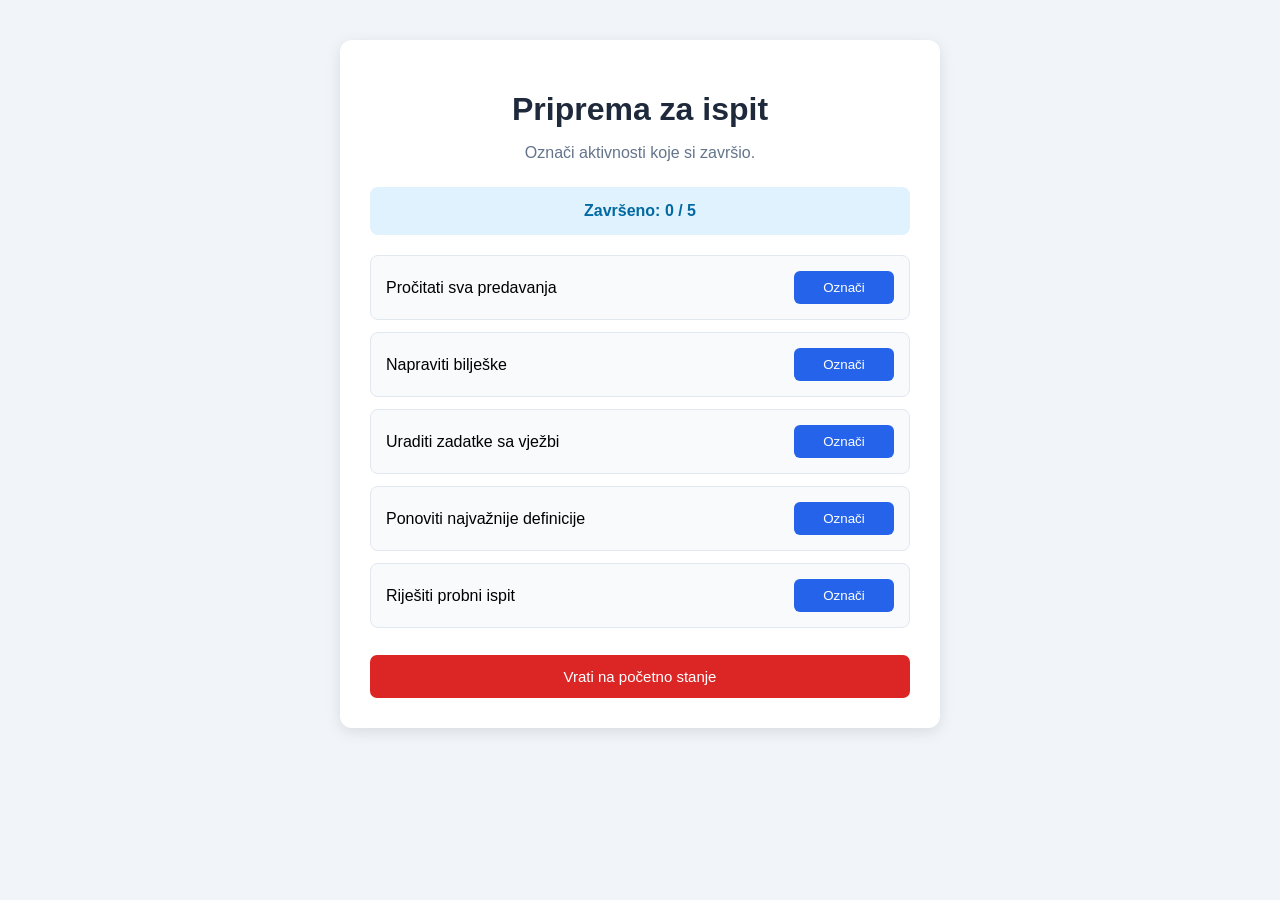
<file: Zadatak1_Lista/index.html>
<!DOCTYPE html>
<html lang="bs">

<head>
    <meta charset="UTF-8">
    <meta name="viewport" content="width=device-width, initial-scale=1.0">

    <title>Kontrolna lista</title>

    <!-- Povezivanje CSS datoteke -->
    <link rel="stylesheet" href="style.css">

    <!-- Povezivanje JavaScript datoteke -->
    <script src="script.js" defer></script>
</head>

<body>

    <div class="container">

        <h1>Priprema za ispit</h1>

        <p class="opis">
            Označi aktivnosti koje si završio.
        </p>

        <!-- Broj završenih i ukupan broj stavki -->
        <div class="statistika">
            <span id="brojac">Završeno: 0 / 5</span>
        </div>

        <!-- Kontrolna lista -->
        <ul id="lista">

            <li class="stavka">
                <span>Pročitati sva predavanja</span>
                <button class="dugme">Označi</button>
            </li>

            <li class="stavka">
                <span>Napraviti bilješke</span>
                <button class="dugme">Označi</button>
            </li>

            <li class="stavka">
                <span>Uraditi zadatke sa vježbi</span>
                <button class="dugme">Označi</button>
            </li>

            <li class="stavka">
                <span>Ponoviti najvažnije definicije</span>
                <button class="dugme">Označi</button>
            </li>

            <li class="stavka">
                <span>Riješiti probni ispit</span>
                <button class="dugme">Označi</button>
            </li>

        </ul>

        <!-- Dugme za resetovanje -->
        <button id="reset">
            Vrati na početno stanje
        </button>

    </div>

</body>
</html>
</file>
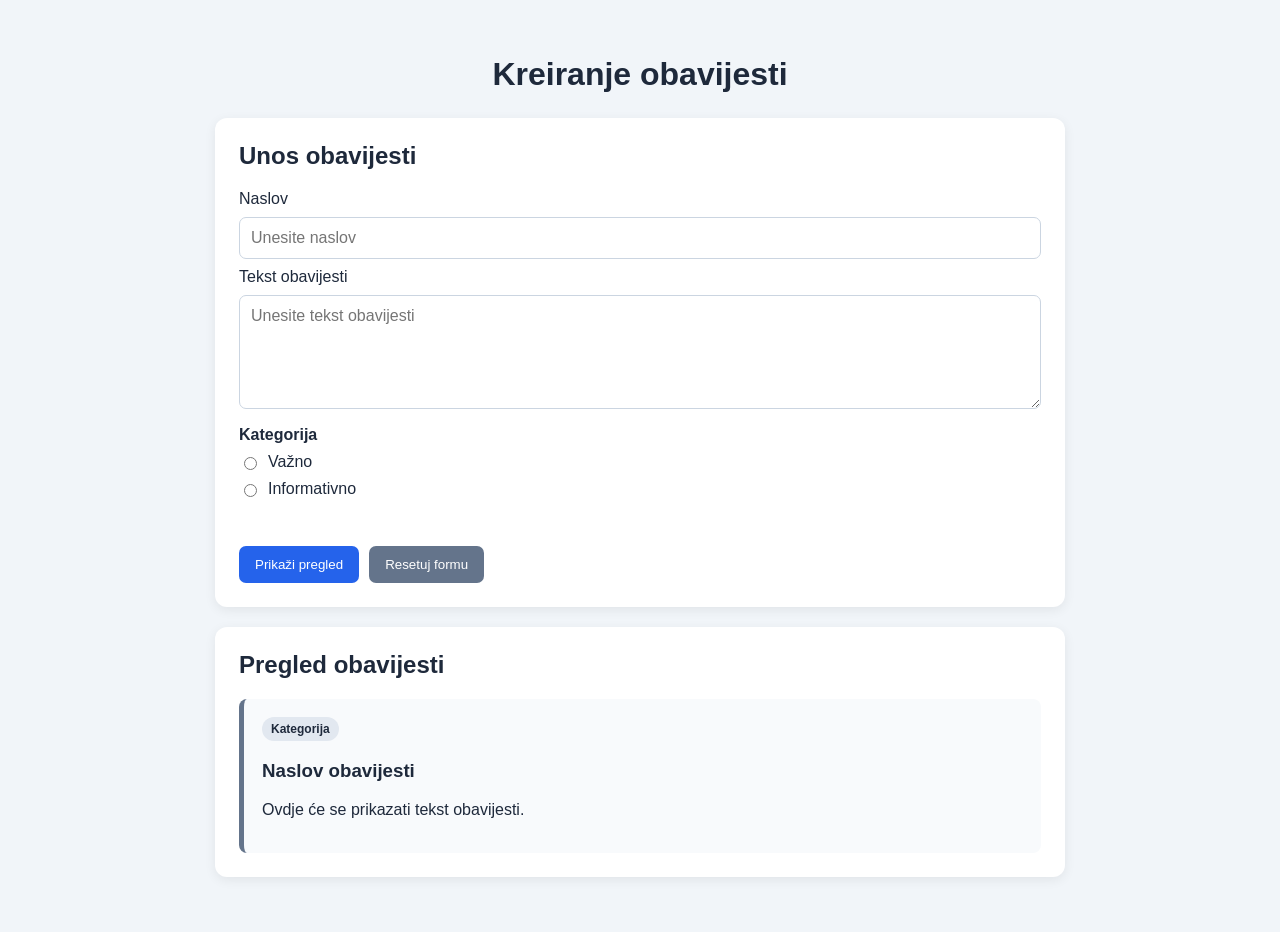
<file: Zadatak2_Obavijest/index.html>
<!DOCTYPE html>
<html lang="bs">
<head>
    <meta charset="UTF-8">
    <meta name="viewport" content="width=device-width, initial-scale=1.0">
    <title>Forma za obavijest</title>
    <link rel="stylesheet" href="style.css">
    <script src="script.js" defer></script>
</head>
<body>
    <main class="container">
        <h1>Kreiranje obavijesti</h1>

        <section class="panel">
            <h2>Unos obavijesti</h2>
            <form id="forma">
                <label for="naslov">Naslov</label>
                <input type="text" id="naslov" placeholder="Unesite naslov">

                <label for="tekst">Tekst obavijesti</label>
                <textarea id="tekst" rows="5" placeholder="Unesite tekst obavijesti"></textarea>

                <p class="label">Kategorija</p>
                <label class="radio-label">
                    <input type="radio" name="kategorija" value="Vazno">
                    Važno
                </label>
                <label class="radio-label">
                    <input type="radio" name="kategorija" value="Informativno">
                    Informativno
                </label>

                <p id="greska" class="greska" aria-live="polite"></p>

                <div class="actions">
                    <button type="button" id="pregledDugme">Prikaži pregled</button>
                    <button type="reset" class="secondary">Resetuj formu</button>
                </div>
            </form>
        </section>

        <section class="panel">
            <h2>Pregled obavijesti</h2>
            <article id="pregled" class="preview">
                <span id="prikazKategorije" class="category">Kategorija</span>
                <h3 id="prikazNaslova">Naslov obavijesti</h3>
                <p id="prikazTeksta">Ovdje će se prikazati tekst obavijesti.</p>
            </article>
        </section>
    </main>
</body>
</html>
</file>
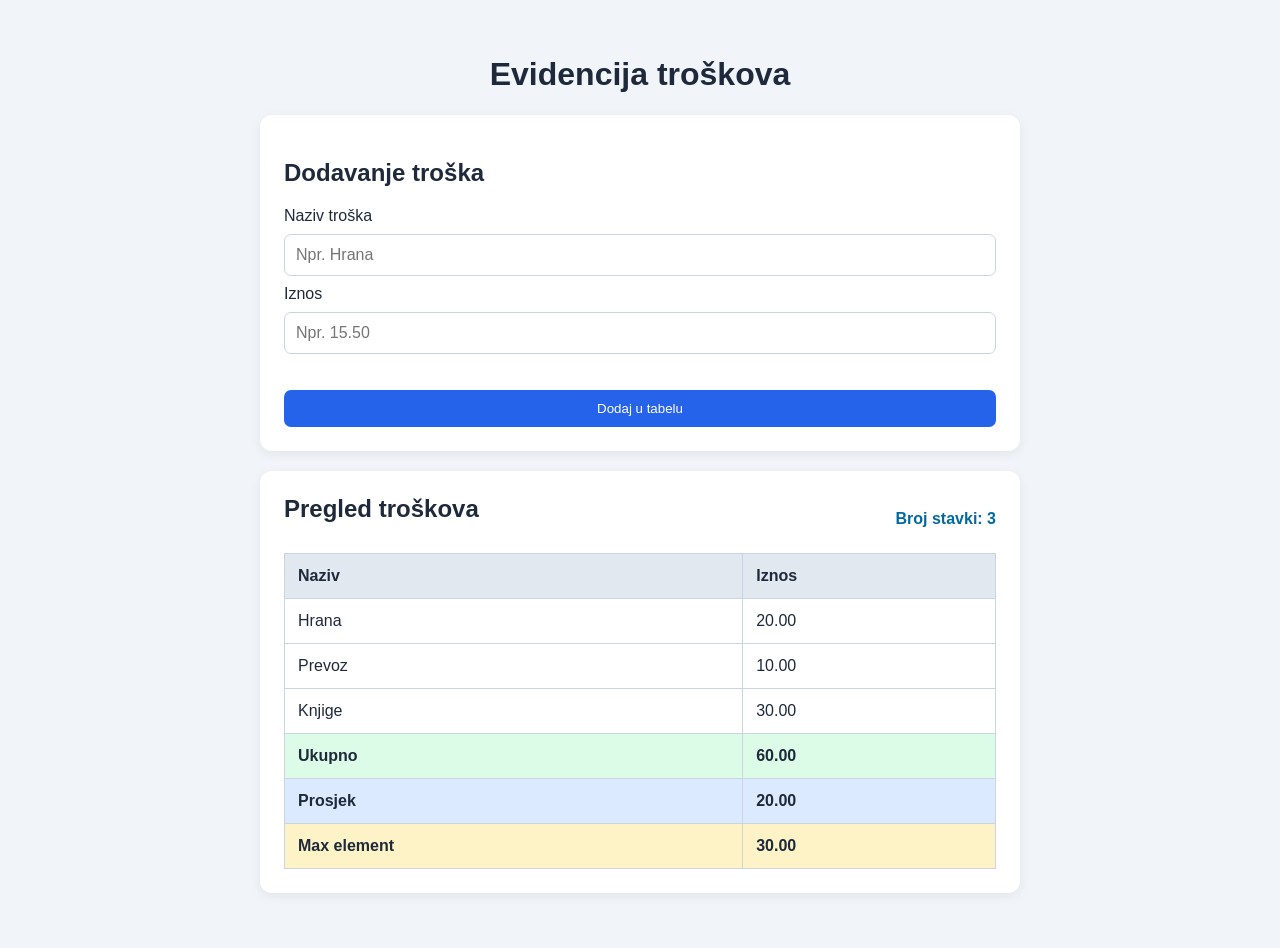
<file: Zadatak3_Evidencija/index.html>
<!DOCTYPE html>
<html lang="bs">
<head>
    <meta charset="UTF-8">
    <meta name="viewport" content="width=device-width, initial-scale=1.0">
    <title>Evidencija troškova</title>
    <link rel="stylesheet" href="style.css">
    <script src="script.js" defer></script>
</head>
<body>
    <main class="container">
        <h1>Evidencija troškova</h1>
        <section class="panel">
            <h2>Dodavanje troška</h2>
            <form id="forma">
                <label for="naziv">Naziv troška</label>
                <input type="text" id="naziv" placeholder="Npr. Hrana">
                <label for="iznos">Iznos</label>
                <input type="number" id="iznos" step="any" placeholder="Npr. 15.50">
                <p id="greska" class="greska" aria-live="polite"></p>
                <button type="submit">Dodaj u tabelu</button>
            </form>
        </section>
        <section class="panel">
            <div class="summary">
                <h2>Pregled troškova</h2>
                <span id="brojStavki">Broj stavki: 3</span>
            </div>
            <div class="table-wrapper">
                <table id="tabela">
                    <thead><tr><th>Naziv</th><th>Iznos</th></tr></thead>
                    <tbody>
                        <tr><td>Hrana</td><td>20.00</td></tr>
                        <tr><td>Prevoz</td><td>10.00</td></tr>
                        <tr><td>Knjige</td><td>30.00</td></tr>
                        <tr id="redZbira"><th>Ukupno</th><th id="zbir">60.00</th></tr>
                        <tr id="redProsjeka"><th>Prosjek</th><th id="prosjek">20.00</th></tr>
                        <tr id="redMax"><th>Max element</th><th id="maxElement">30.00</th></tr>
                    </tbody>
                </table>
            </div>
        </section>
    </main>
</body>
</html>
</file>
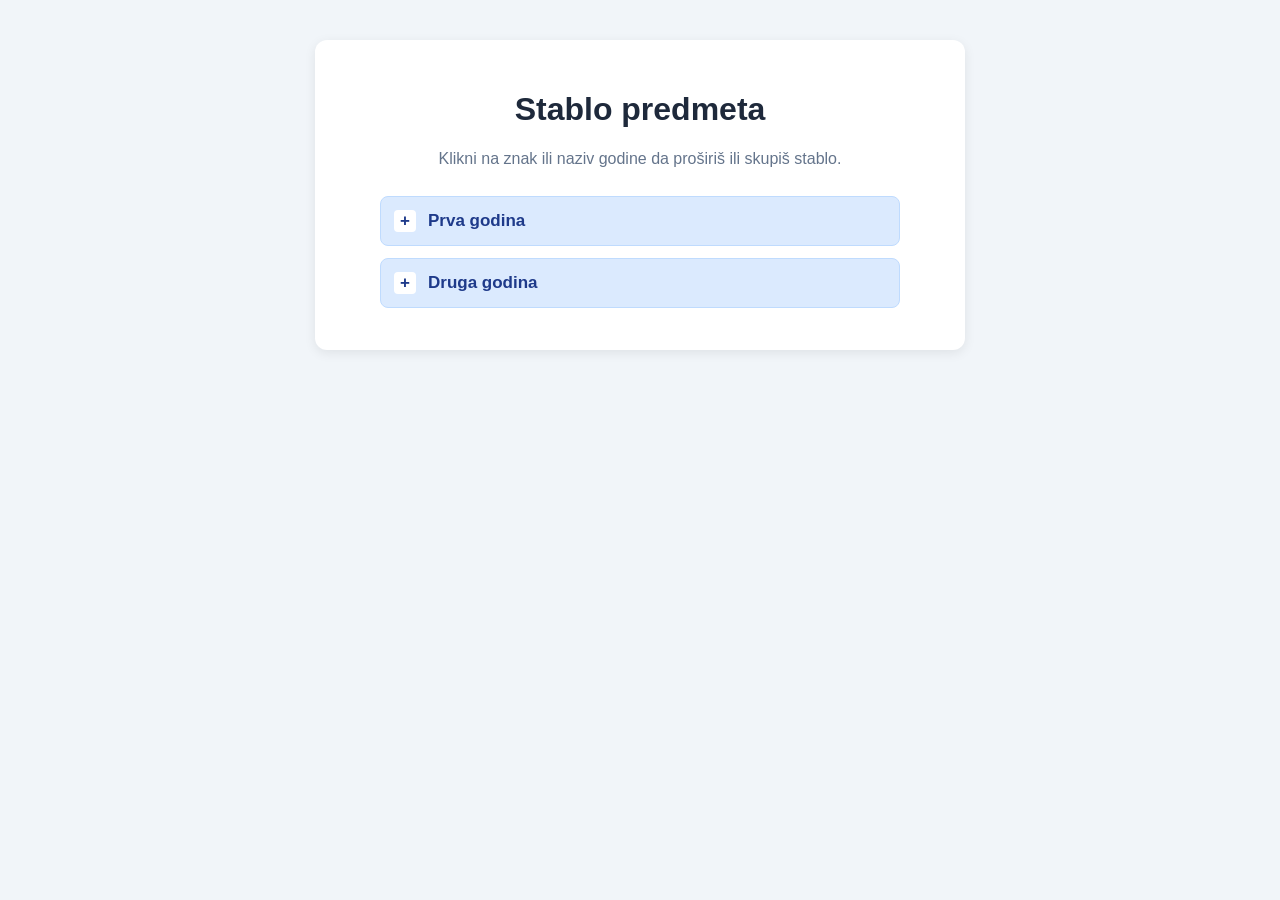
<file: Zadatak4_StabloPredmeta/index.html>
<!DOCTYPE html>
<html lang="bs">
<head>
    <meta charset="UTF-8">
    <meta name="viewport" content="width=device-width, initial-scale=1.0">
    <title>Interaktivno stablo predmeta</title>
    <link rel="stylesheet" href="style.css">
    <script src="script.js" defer></script>
</head>
<body>
    <main class="container">
        <h1>Stablo predmeta</h1>
        <p class="opis">Klikni na znak ili naziv godine da proširiš ili skupiš stablo.</p>

        <section class="tree">
            <div class="year">
                <button class="toggle" type="button" aria-expanded="false"
                        aria-controls="prvaGodina" data-target="prvaGodina">
                    <span class="sign">+</span>
                    <span>Prva godina</span>
                </button>
                <div class="subjects" id="prvaGodina">
                    <div class="subject">IM1 – Inženjerska matematika 1</div>
                    <div class="subject">IM2 – Inženjerska matematika 2</div>
                    <div class="subject">OE – Osnove elektrotehnike</div>
                    <div class="subject">EES – Električni i elektronski sistemi</div>
                </div>
            </div>

            <div class="year">
                <button class="toggle" type="button" aria-expanded="false"
                        aria-controls="drugaGodina" data-target="drugaGodina">
                    <span class="sign">+</span>
                    <span>Druga godina</span>
                </button>
                <div class="subjects" id="drugaGodina">
                    <div class="subject">TP – Tehnike programiranja</div>
                    <div class="subject">ASP – Algoritmi i strukture podataka</div>
                    <div class="subject">OIS – Osnove informacionih sistema</div>
                    <div class="subject">WT – Web tehnologije</div>
                </div>
            </div>
        </section>
    </main>
</body>
</html>
</file>
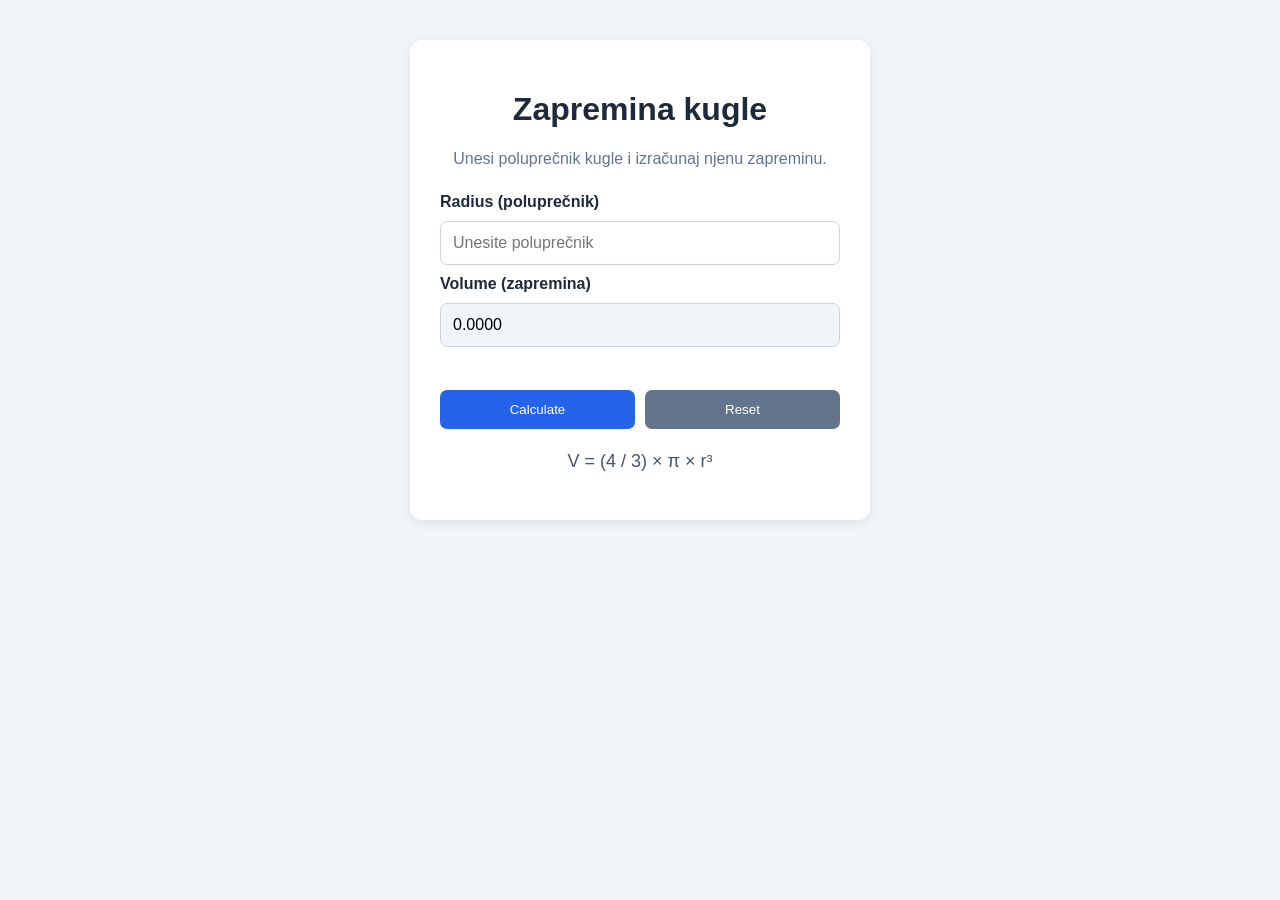
<file: Zadatak5_Kugla/index.html>
<!DOCTYPE html>
<html lang="bs">
<head>
    <meta charset="UTF-8">
    <meta name="viewport" content="width=device-width, initial-scale=1.0">
    <title>Zapremina kugle</title>
    <link rel="stylesheet" href="style.css">
    <script src="script.js" defer></script>
</head>
<body>
    <main class="container">
        <h1>Zapremina kugle</h1>
        <p class="opis">Unesi poluprečnik kugle i izračunaj njenu zapreminu.</p>

        <form id="forma">
            <label for="radius">Radius (poluprečnik)</label>
            <input type="number" id="radius" min="0" step="any"
                   placeholder="Unesite poluprečnik">

            <label for="volume">Volume (zapremina)</label>
            <input type="text" id="volume" value="0.0000" readonly>

            <p id="greska" class="greska" aria-live="polite"></p>

            <div class="actions">
                <button type="submit">Calculate</button>
                <button type="reset" class="secondary">Reset</button>
            </div>
        </form>

        <p class="formula">V = (4 / 3) × π × r³</p>
    </main>
</body>
</html>
</file>
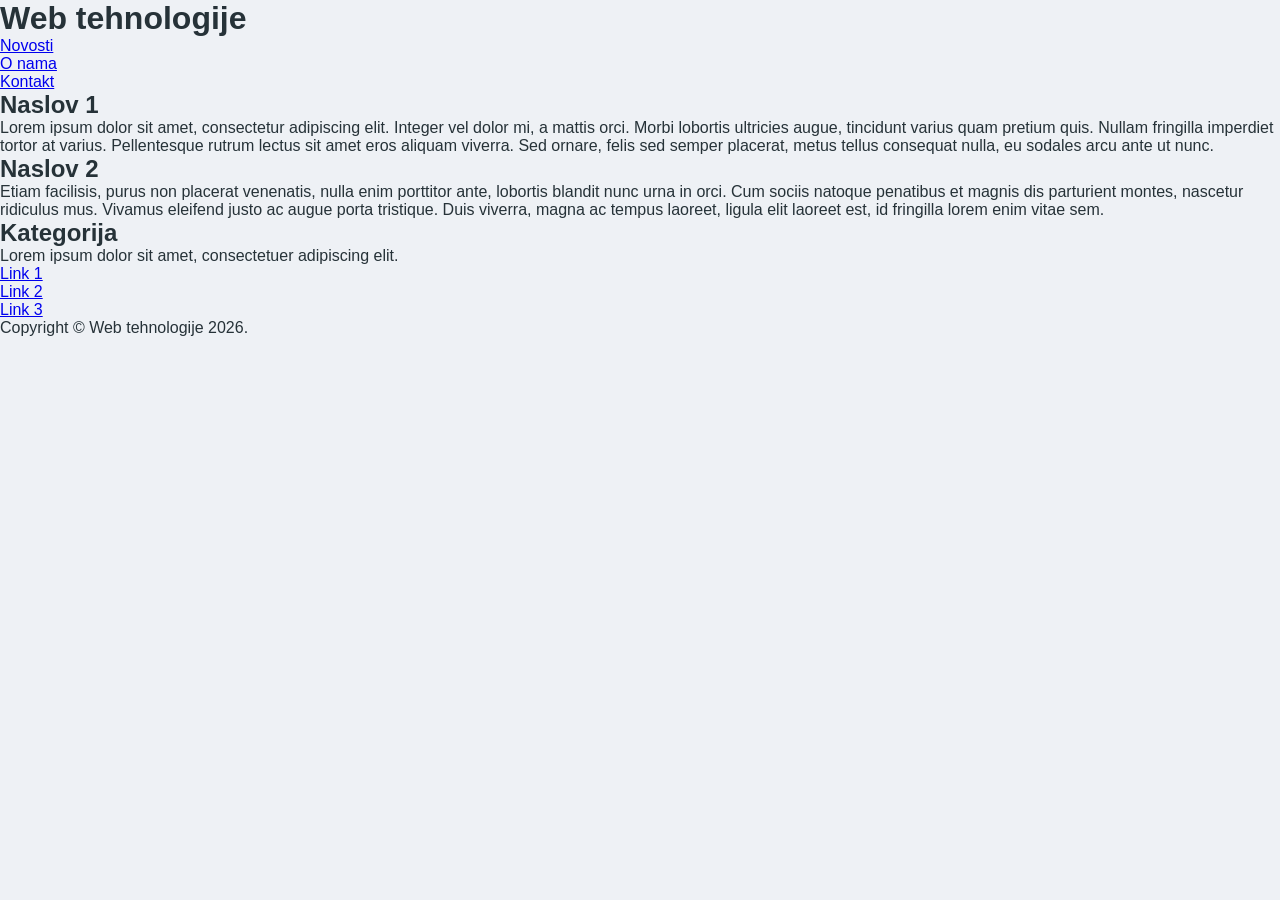
<file: Zadatak1.html>
<!DOCTYPE html>
<html lang="bs">
<head>
    <meta charset="UTF-8">
    <title>Tutorijal 2, Zadatak 1</title>

    <link rel="stylesheet" href="stil1.css">
</head>

<body>

    <div id="okvir">

        <div id="zaglavlje">
            <h1>Web tehnologije</h1>
        </div>

        <div id="meni">
            <ul>
                <li><a href="#">Novosti</a></li>
                <li><a href="#">O nama</a></li>
                <li><a href="#">Kontakt</a></li>
            </ul>
        </div>

        <div id="glavni">
            <h2>Naslov 1</h2>

            <p>
                Lorem ipsum dolor sit amet, consectetur adipiscing elit.
                Integer vel dolor mi, a mattis orci. Morbi lobortis
                ultricies augue, tincidunt varius quam pretium quis.
                Nullam fringilla imperdiet tortor at varius.
                Pellentesque rutrum lectus sit amet eros aliquam viverra.
                Sed ornare, felis sed semper placerat, metus tellus
                consequat nulla, eu sodales arcu ante ut nunc.
            </p>

            <h2>Naslov 2</h2>

            <p>
                Etiam facilisis, purus non placerat venenatis, nulla enim
                porttitor ante, lobortis blandit nunc urna in orci.
                Cum sociis natoque penatibus et magnis dis parturient
                montes, nascetur ridiculus mus. Vivamus eleifend justo
                ac augue porta tristique. Duis viverra, magna ac tempus
                laoreet, ligula elit laoreet est, id fringilla lorem
                enim vitae sem.
            </p>
        </div>

        <div id="desno">
            <h2>Kategorija</h2>

            <p>
                Lorem ipsum dolor sit amet, consectetuer adipiscing elit.
            </p>

            <ul>
                <li><a href="#">Link 1</a></li>
                <li><a href="#">Link 2</a></li>
                <li><a href="#">Link 3</a></li>
            </ul>
        </div>

        <div id="podnozje">
            <p>Copyright &copy; Web tehnologije 2026.</p>
        </div>

    </div>

</body>
</html>
</file>
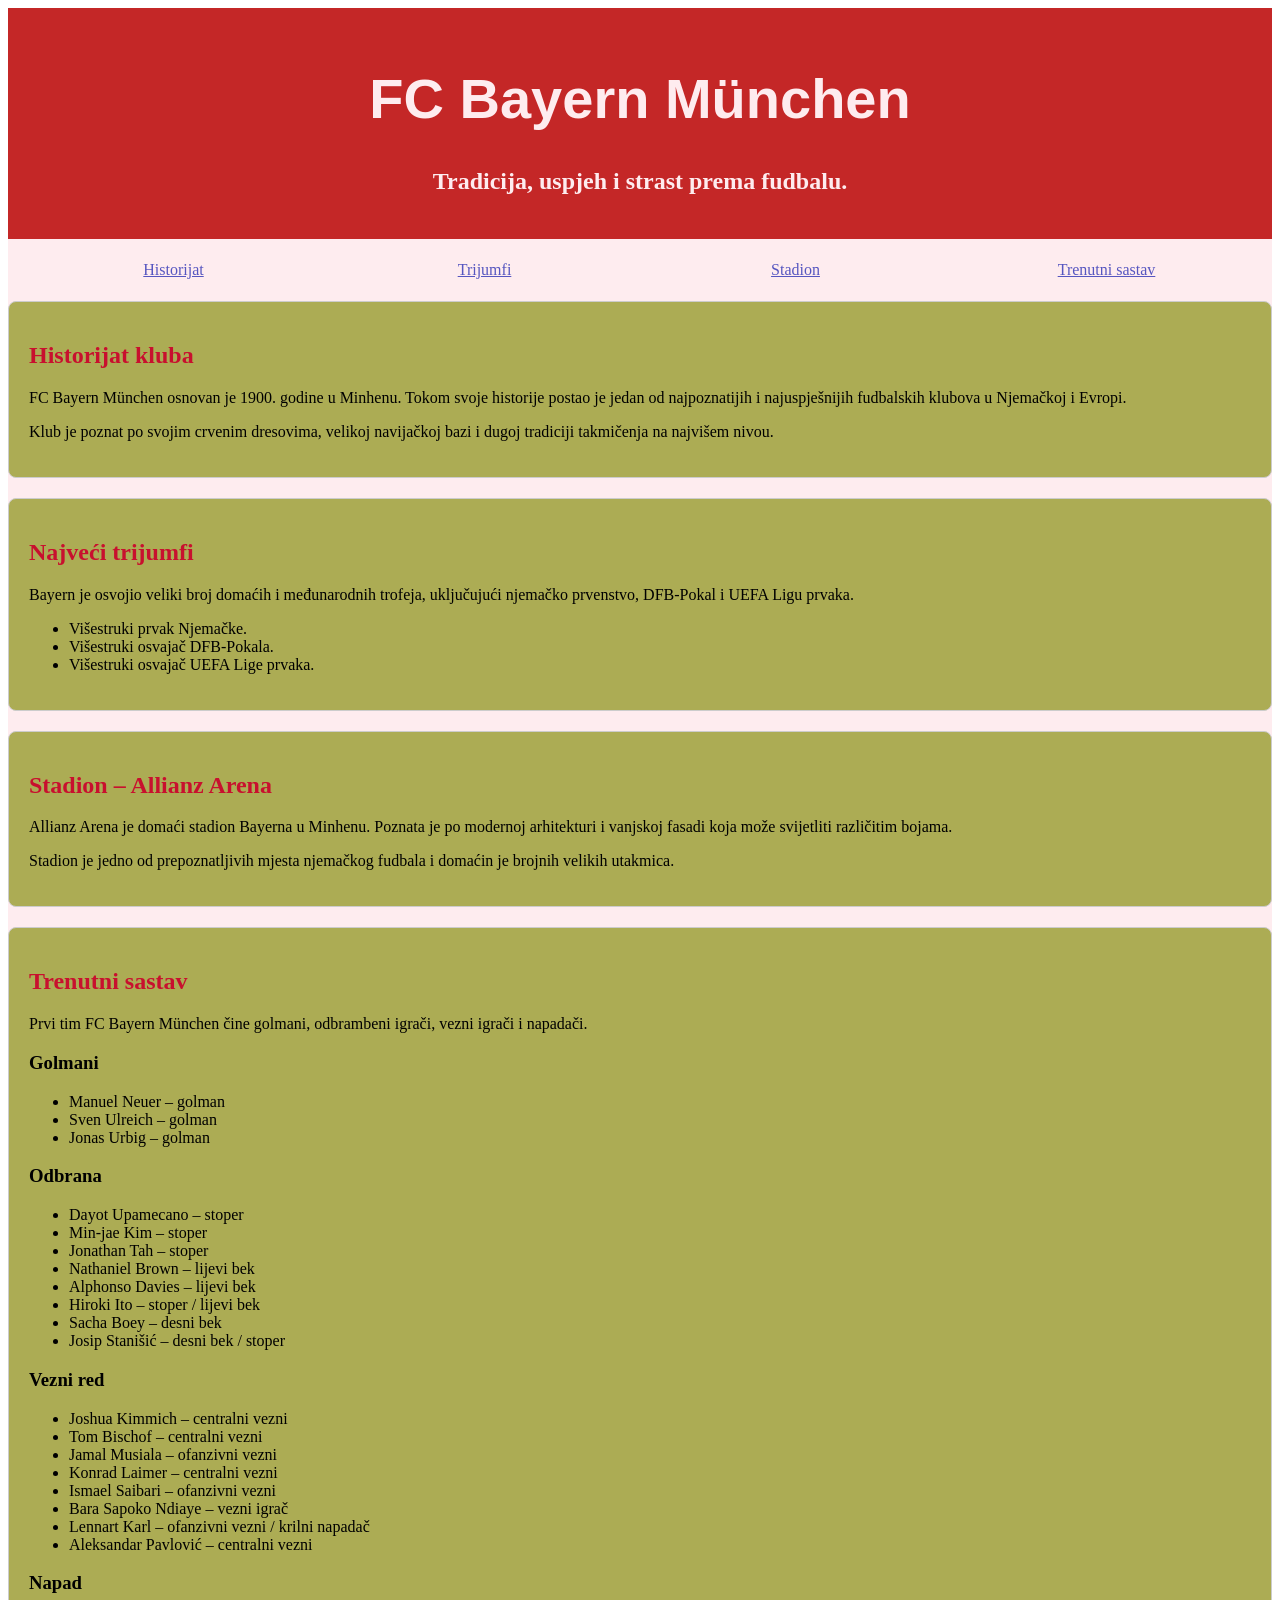
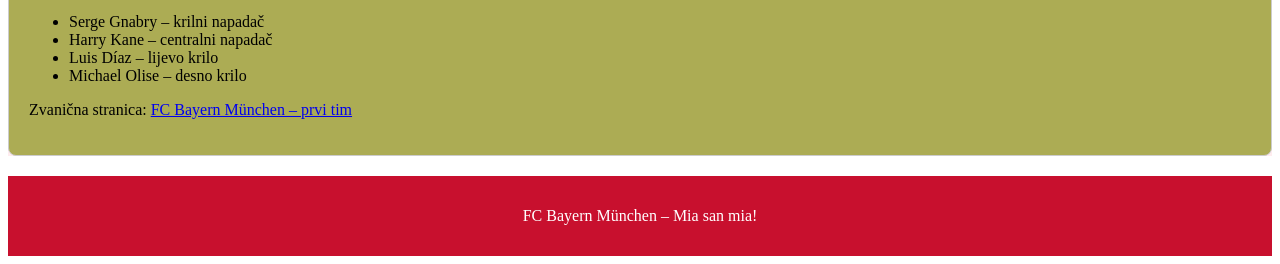
<file: Zadatak2.html>
<!DOCTYPE html>
<html lang="bs">
<head>
    <meta charset="UTF-8">
    <meta name="viewport" content="width=device-width, initial-scale=1.0">

    <link rel="stylesheet" href="stil2.css">

    <title>FC Bayern München</title>
</head>

<body>

    <div id="zaglavlje">
        <h1 id="naslov">FC Bayern München</h1>
        <h2 >Tradicija, uspjeh i strast prema fudbalu.</p>
    </div>

    <div id="meni">
        <ul>
            <li><a class="link" href="#historijat">Historijat</a></li>
            <li><a class="link" href="#trijumfi">Trijumfi</a></li>
            <li><a class="link" href="#stadion">Stadion</a></li>
            <li><a class="link" href="#sastav">Trenutni sastav</a></li>
        </ul>
    </div>

    <div id="glavni">

        <div id="historijat" class="blok">
            <h2 class="podnaslov">Historijat kluba</h2>

            <p>
                FC Bayern München osnovan je 1900. godine u Minhenu.
                Tokom svoje historije postao je jedan od najpoznatijih
                i najuspješnijih fudbalskih klubova u Njemačkoj i Evropi.
            </p>

            <p>
                Klub je poznat po svojim crvenim dresovima, velikoj
                navijačkoj bazi i dugoj tradiciji takmičenja na najvišem
                nivou.
            </p>
        </div>

        <div id="trijumfi" class="blok">
            <h2 class="podnaslov">Najveći trijumfi</h2>

            <p>
                Bayern je osvojio veliki broj domaćih i međunarodnih
                trofeja, uključujući njemačko prvenstvo, DFB-Pokal
                i UEFA Ligu prvaka.
            </p>

            <ul>
                <li>Višestruki prvak Njemačke.</li>
                <li>Višestruki osvajač DFB-Pokala.</li>
                <li>Višestruki osvajač UEFA Lige prvaka.</li>
            </ul>
        </div>

        <div id="stadion" class="blok">
            <h2 class="podnaslov">Stadion – Allianz Arena</h2>

            <p>
                Allianz Arena je domaći stadion Bayerna u Minhenu.
                Poznata je po modernoj arhitekturi i vanjskoj fasadi
                koja može svijetliti različitim bojama.
            </p>

            <p>
                Stadion je jedno od prepoznatljivih mjesta njemačkog
                fudbala i domaćin je brojnih velikih utakmica.
            </p>
        </div>

        <div id="sastav" class="blok">
            <h2 class="podnaslov">Trenutni sastav</h2>

             <p>
        Prvi tim FC Bayern München čine golmani, odbrambeni
        igrači, vezni igrači i napadači.
    </p>

    <h3>Golmani</h3>
    <ul>
        <li>Manuel Neuer – golman</li>
        <li>Sven Ulreich – golman</li>
        <li>Jonas Urbig – golman</li>
    </ul>

    <h3>Odbrana</h3>
    <ul>
        <li>Dayot Upamecano – stoper</li>
        <li>Min-jae Kim – stoper</li>
        <li>Jonathan Tah – stoper</li>
        <li>Nathaniel Brown – lijevi bek</li>
        <li>Alphonso Davies – lijevi bek</li>
        <li>Hiroki Ito – stoper / lijevi bek</li>
        <li>Sacha Boey – desni bek</li>
        <li>Josip Stanišić – desni bek / stoper</li>
    </ul>

    <h3>Vezni red</h3>
    <ul>
        <li>Joshua Kimmich – centralni vezni</li>
        <li>Tom Bischof – centralni vezni</li>
        <li>Jamal Musiala – ofanzivni vezni</li>
        <li>Konrad Laimer – centralni vezni</li>
        <li>Ismael Saibari – ofanzivni vezni</li>
        <li>Bara Sapoko Ndiaye – vezni igrač</li>
        <li>Lennart Karl – ofanzivni vezni / krilni napadač</li>
        <li>Aleksandar Pavlović – centralni vezni</li>
    </ul>

    <h3>Napad</h3>
    <ul>
        <li>Serge Gnabry – krilni napadač</li>
        <li>Harry Kane – centralni napadač</li>
        <li>Luis Díaz – lijevo krilo</li>
        <li>Michael Olise – desno krilo</li>
    </ul>

    <p>
        Zvanična stranica:
        <a href="https://fcbayern.com/en/teams/first-team"
           target="_blank">
            FC Bayern München – prvi tim
        </a>
    </p>
        </div>

    </div>

    <div id="podnozje">
        <p>FC Bayern München – Mia san mia!</p>
    </div>

</body>
</html>
</file>
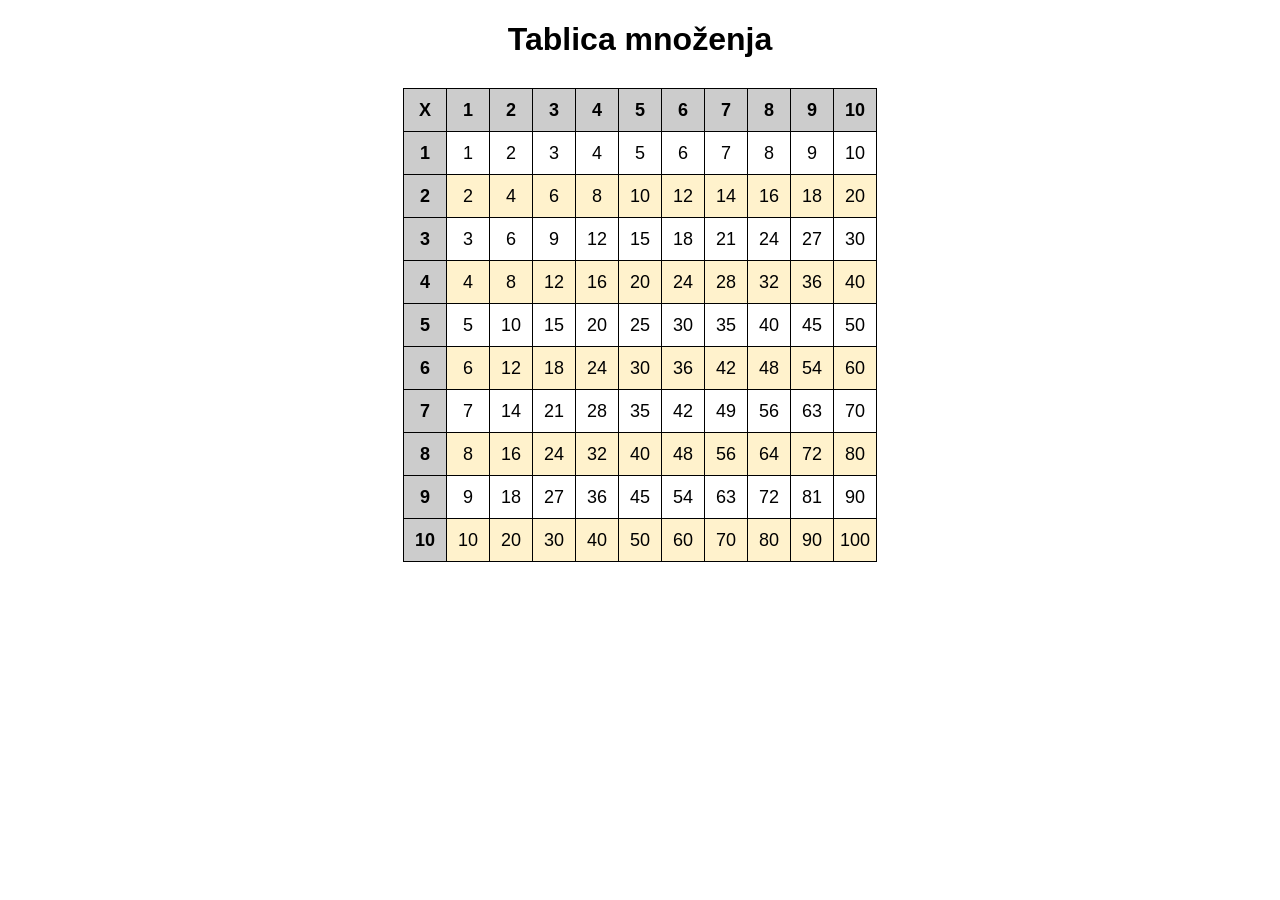
<file: zadatak3.html>
<!DOCTYPE html>
<html lang="bs">

<head>
    <meta charset="UTF-8">
    <meta name="viewport" content="width=device-width, initial-scale=1.0">

    <title>Tablica množenja</title>

    <link rel="stylesheet" href="stil3.css">
</head>

<body>

    <h1>Tablica množenja</h1>

    <div id="tabela"></div>

    <script src="zadatak3.js" defer></script>
</body>

</html>
</file>
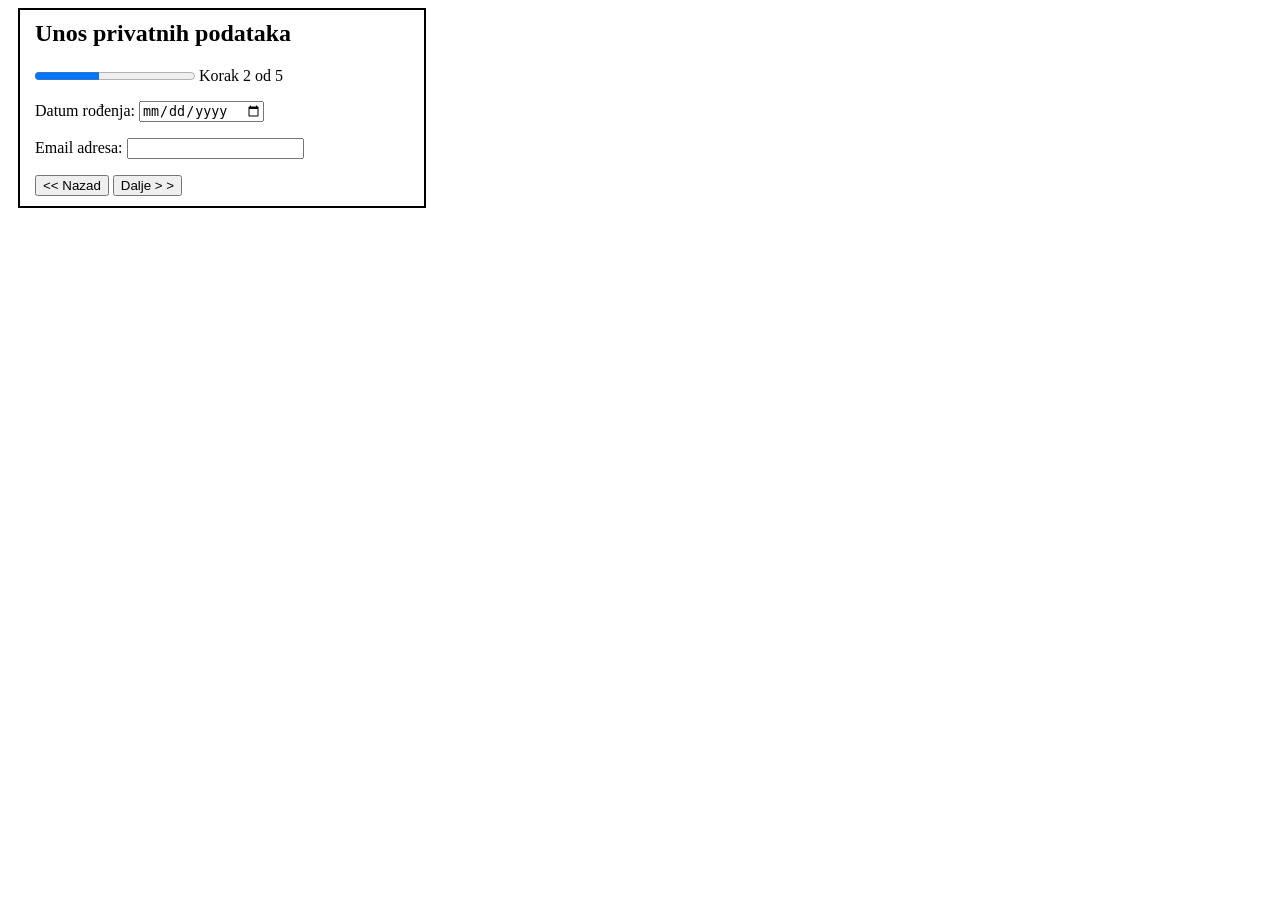
<file: Zadatak4.html>
<!DOCTYPE html>
<html>
    <head>
        <meta charset="UTF-8">
        <link rel="stylesheet" href="stil4.css">  
    </head>

    <body>
        <div class="unos_pod">
            <h2>Unos privatnih podataka</h2>

            <progress value="2" max="5"></progress>
            <span>Korak 2 od 5</span><br>
        <p>
            <label for="datum">Datum rođenja:</label>
            <input type="date" id="datum" name="datum" value="mm/dd/yyyy">
        </p>
        <p>
            <label for="email">Email adresa:</label>
            <input type="email" id="email" name="email">
        </p>

            <div class="opcije">
            <input type="button" value="&lt&lt Nazad">
            <input type="button" value="Dalje &gt &gt">
            </div>
        </div>
    </body>
</html>
</file>
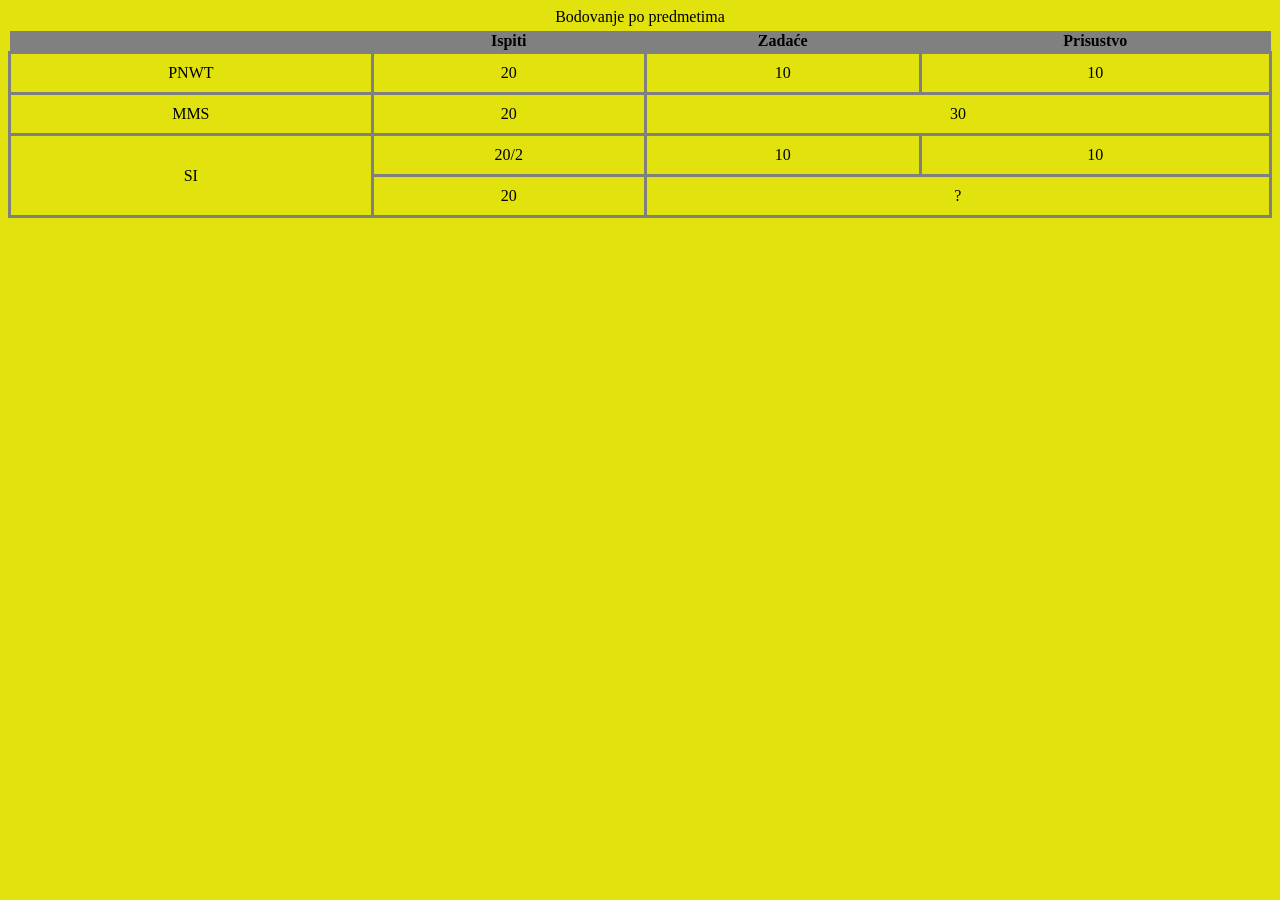
<file: Zadatak5.html>
<!DOCTYPE html>
<html>
    <head>
        <meta charset="UTF-8">
        <title>BODOVANJE</title>
        <link rel="stylesheet" href="stil5.css">
    </head>

    <body>
        <p id="naslov">Bodovanje po predmetima</p>

        <table>
            <tr>
                <th></th>
                <th>Ispiti</th>
                <th>Zadaće</th>
                <th>Prisustvo</th>
            </tr>

            <tr>
                <td>PNWT</td>
                <td>20</td>
                <td>10</td>
                <td>10</td>
            </tr>

            <tr>
                <td>MMS</td>
                <td>20</td>
                <td colspan="2">30</td>            
            </tr>

            <tr>
                <td rowspan="2">SI</td>
                <td>20/2</td>
                <td>10</td>
                <td>10</td>
            </tr>

            <tr>
                <td>20</td>
                <td colspan="2">?</td>
            </tr>

        </table>
    </body>
</html>
</file>
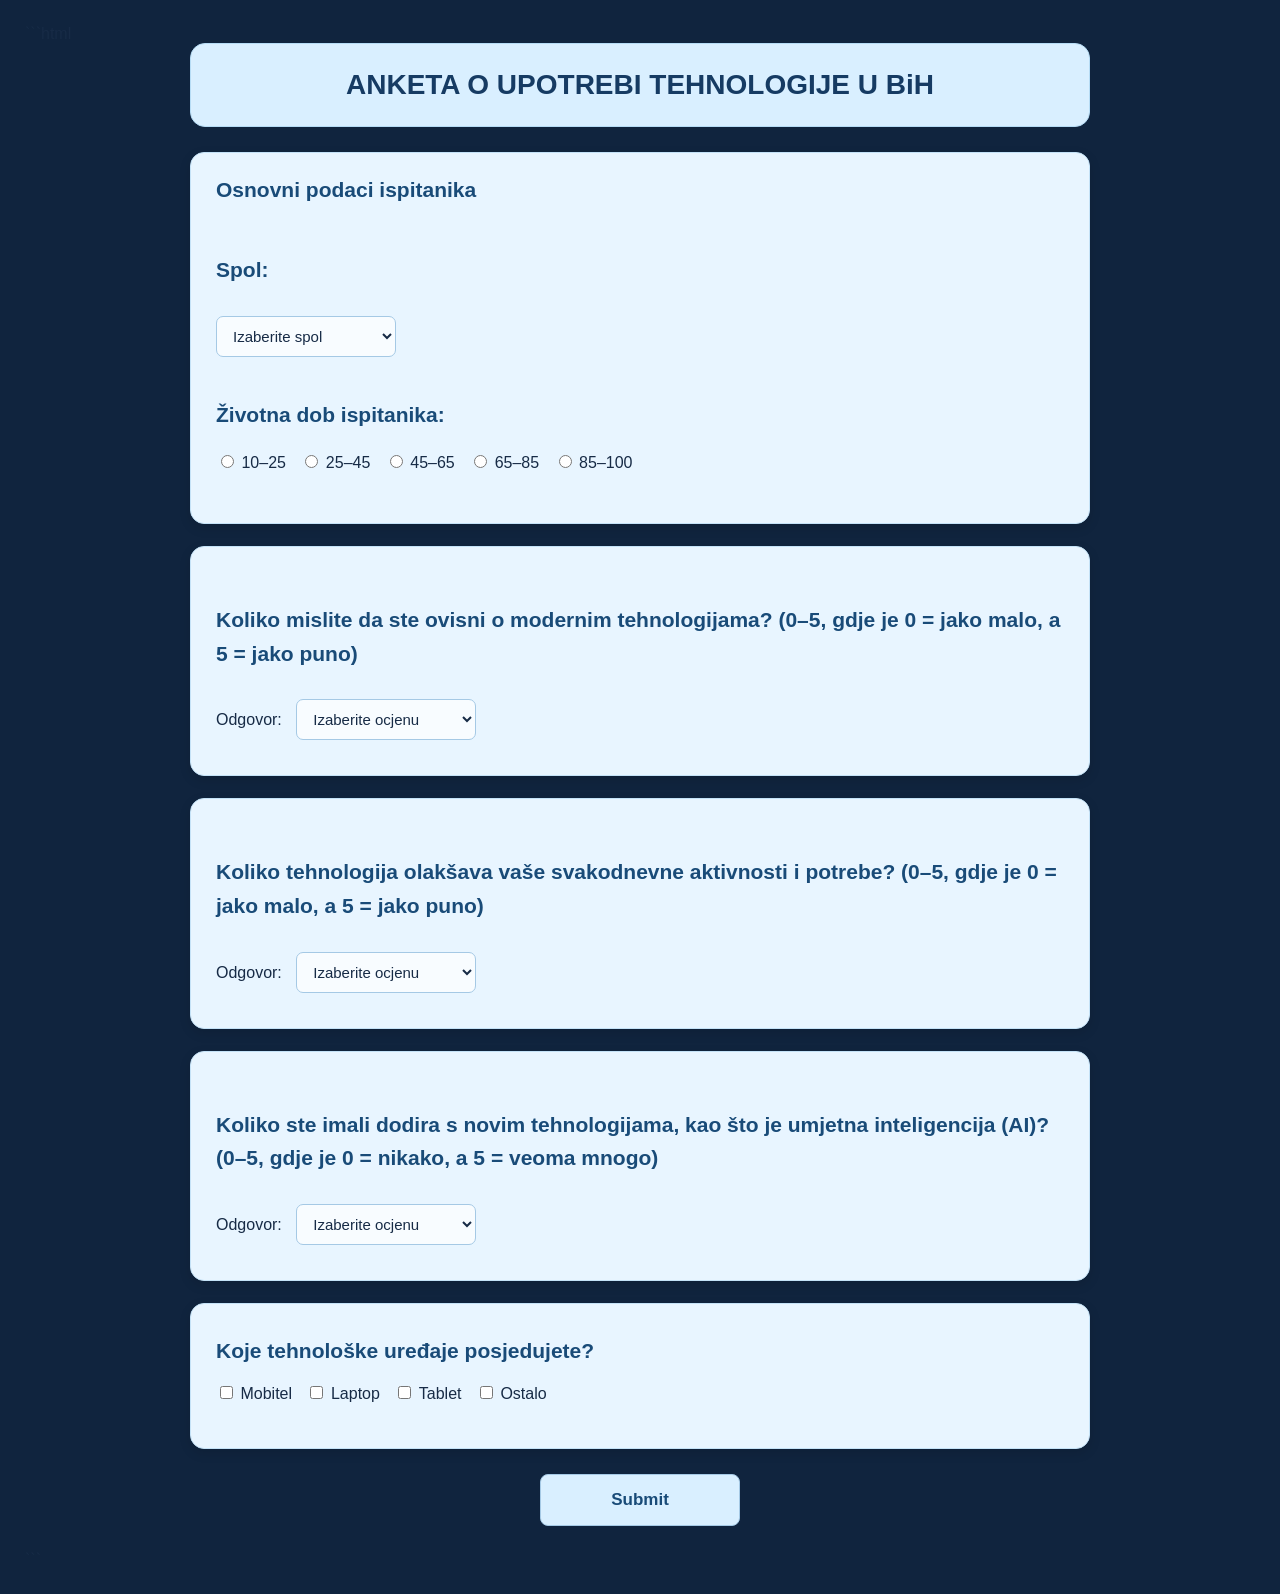
<file: ZD2.html>
```html
<!DOCTYPE html>
<html lang="bs">
<head>
    <meta charset="UTF-8">
    <meta name="viewport" content="width=device-width, initial-scale=1.0">

    <title>Anketa o upotrebi tehnologije</title>

    <style>
        * {
            box-sizing: border-box;
        }

        body {
            margin: 0;
            padding: 25px;
            font-family: Arial, Helvetica, sans-serif;
            background-color: #10243e;
            color: #172b46;
        }

        header {
            text-align: center;
            background-color: #d9efff;
            padding: 25px;
            margin: 0 auto 25px;
            max-width: 900px;
            border-radius: 15px;
            border: 1px solid #b6dcf5;
        }

        h1 {
            margin: 0;
            color: #163b63;
            font-size: 28px;
        }

        main {
            max-width: 900px;
            margin: 0 auto;
        }

        section {
            background-color: #e8f5ff;
            padding: 25px;
            margin-bottom: 22px;
            border-radius: 14px;
            border: 1px solid #c4e2f7;
            box-shadow: 0 4px 12px rgba(0, 0, 0, 0.12);
        }

        h2 {
            margin-top: 0;
            margin-bottom: 20px;
            color: #194b78;
            font-size: 21px;
        }

        p {
            line-height: 1.6;
            font-size: 20px;
            font-weight: bold;
            color: #194b78;
            font-size: 21px;
        }

        .spol,
        .dob,
        .case1,
        .case2,
        .case3,
        .uredjaji {
            padding: 10px 0;
        }

        .spol p,
        .dob p {
            font-weight: bold;
        }

        input[type="radio"],
        input[type="checkbox"] {
            accent-color: #287bb5;
            cursor: pointer;
        }

        label {
            margin-right: 10px;
            cursor: pointer;
        }

        select,
        input[type="text"] {
            padding: 10px 12px;
            margin-top: 8px;
            border: 1px solid #a5c9e5;
            border-radius: 7px;
            background-color: #f8fcff;
            color: #172b46;
            font-size: 15px;
        }

        select {
            min-width: 180px;
        }

        input[type="text"] {
            width: 100%;
            max-width: 350px;
        }

        select:focus,
        input[type="text"]:focus {
            outline: 2px solid #76b9e8;
            border-color: #287bb5;
        }

        .uredjaji label {
            display: inline-block;
            margin-bottom: 10px;
        }

        #dugme {
        display: block;
        width: 200px;
        padding: 15px;
        margin: 25px auto;
        border-radius: 8px;
        background-color: #d9efff;
        color: #194b78;
        border: 1px solid #a5c9e5;
        font-size: 17px;
        font-weight: bold;
        cursor: pointer;
        text-align: center;
        }
        @media (max-width: 600px) {
            body {
                padding: 12px;
            }

            header,
            section {
                padding: 18px;
            }

            h1 {
                font-size: 22px;
            }

            h2 {
                font-size: 19px;
            }
        }
    </style>
</head>

<body>

    <header>
        <h1>ANKETA O UPOTREBI TEHNOLOGIJE U BiH</h1>
    </header>

    <main>

        <section>
            <div class="podaci">
                <h2>Osnovni podaci ispitanika</h2>

                <form>
                    <div class="spol">
                        <p>Spol:</p>

                        <select name="spol" id="spol" required>
                            <option value="" selected disabled>
                                Izaberite spol
                            </option>
                            <option value="muski">Muški</option>
                            <option value="zenski">Ženski</option>
                        </select>
                    </div>

                    <div class="dob">
                        <p>Životna dob ispitanika:</p>

                        <input type="radio" id="do25" name="dob"
                               value="10-25" required>
                        <label for="do25">10–25</label>

                        <input type="radio" id="do45" name="dob"
                               value="25-45">
                        <label for="do45">25–45</label>

                        <input type="radio" id="do65" name="dob"
                               value="45-65">
                        <label for="do65">45–65</label>

                        <input type="radio" id="do85" name="dob"
                               value="65-85">
                        <label for="do85">65–85</label>

                        <input type="radio" id="do100" name="dob"
                               value="85-100">
                        <label for="do100">85–100</label>
                    </div>
                </form>
            </div>
        </section>

        <section>
            <div class="case1">
                <p>
                    Koliko mislite da ste ovisni o modernim tehnologijama?
                    (0–5, gdje je 0 = jako malo, a 5 = jako puno)
                </p>

                <label for="ovisnost">Odgovor:</label>
                <select id="ovisnost" name="ovisnost" required>
                    <option value="" selected disabled>Izaberite ocjenu</option>
                    <option value="0">0</option>
                    <option value="1">1</option>
                    <option value="2">2</option>
                    <option value="3">3</option>
                    <option value="4">4</option>
                    <option value="5">5</option>
                </select>
            </div>
        </section>

        <section>
            <div class="case2">
                <p>
                    Koliko tehnologija olakšava vaše svakodnevne aktivnosti
                    i potrebe? (0–5, gdje je 0 = jako malo, a 5 = jako puno)
                </p>

                <label for="posao">Odgovor:</label>
                <select id="posao" name="posao" required>
                    <option value="" selected disabled>Izaberite ocjenu</option>
                    <option value="0">0</option>
                    <option value="1">1</option>
                    <option value="2">2</option>
                    <option value="3">3</option>
                    <option value="4">4</option>
                    <option value="5">5</option>
                </select>
            </div>
        </section>

        <section>
            <div class="case3">
                <p>
                    Koliko ste imali dodira s novim tehnologijama,
                    kao što je umjetna inteligencija (AI)?
                    (0–5, gdje je 0 = nikako, a 5 = veoma mnogo)
                </p>

                <label for="AI">Odgovor:</label>
                <select id="AI" name="AI" required>
                    <option value="" selected disabled>Izaberite ocjenu</option>
                    <option value="0">0</option>
                    <option value="1">1</option>
                    <option value="2">2</option>
                    <option value="3">3</option>
                    <option value="4">4</option>
                    <option value="5">5</option>
                </select>
            </div>
        </section>

        <section>
            <div class="uredjaji">
                <h2>Koje tehnološke uređaje posjedujete?</h2>

                <input type="checkbox" id="mobitel" name="uredjaji"
                       value="mobitel">
                <label for="mobitel">Mobitel</label>

                <input type="checkbox" id="laptop" name="uredjaji"
                       value="laptop">
                <label for="laptop">Laptop</label>

                <input type="checkbox" id="tablet" name="uredjaji"
                       value="tablet">
                <label for="tablet">Tablet</label>

                <input type="checkbox" id="ostalo" name="uredjaji"
                       value="ostalo">
                <label for="ostalo">Ostalo</label>
            </div>
        </section>

        <div>
            <input id="dugme" type="submit" value="Submit">
        </div>

    </main>

</body>
</html>
```
</file>
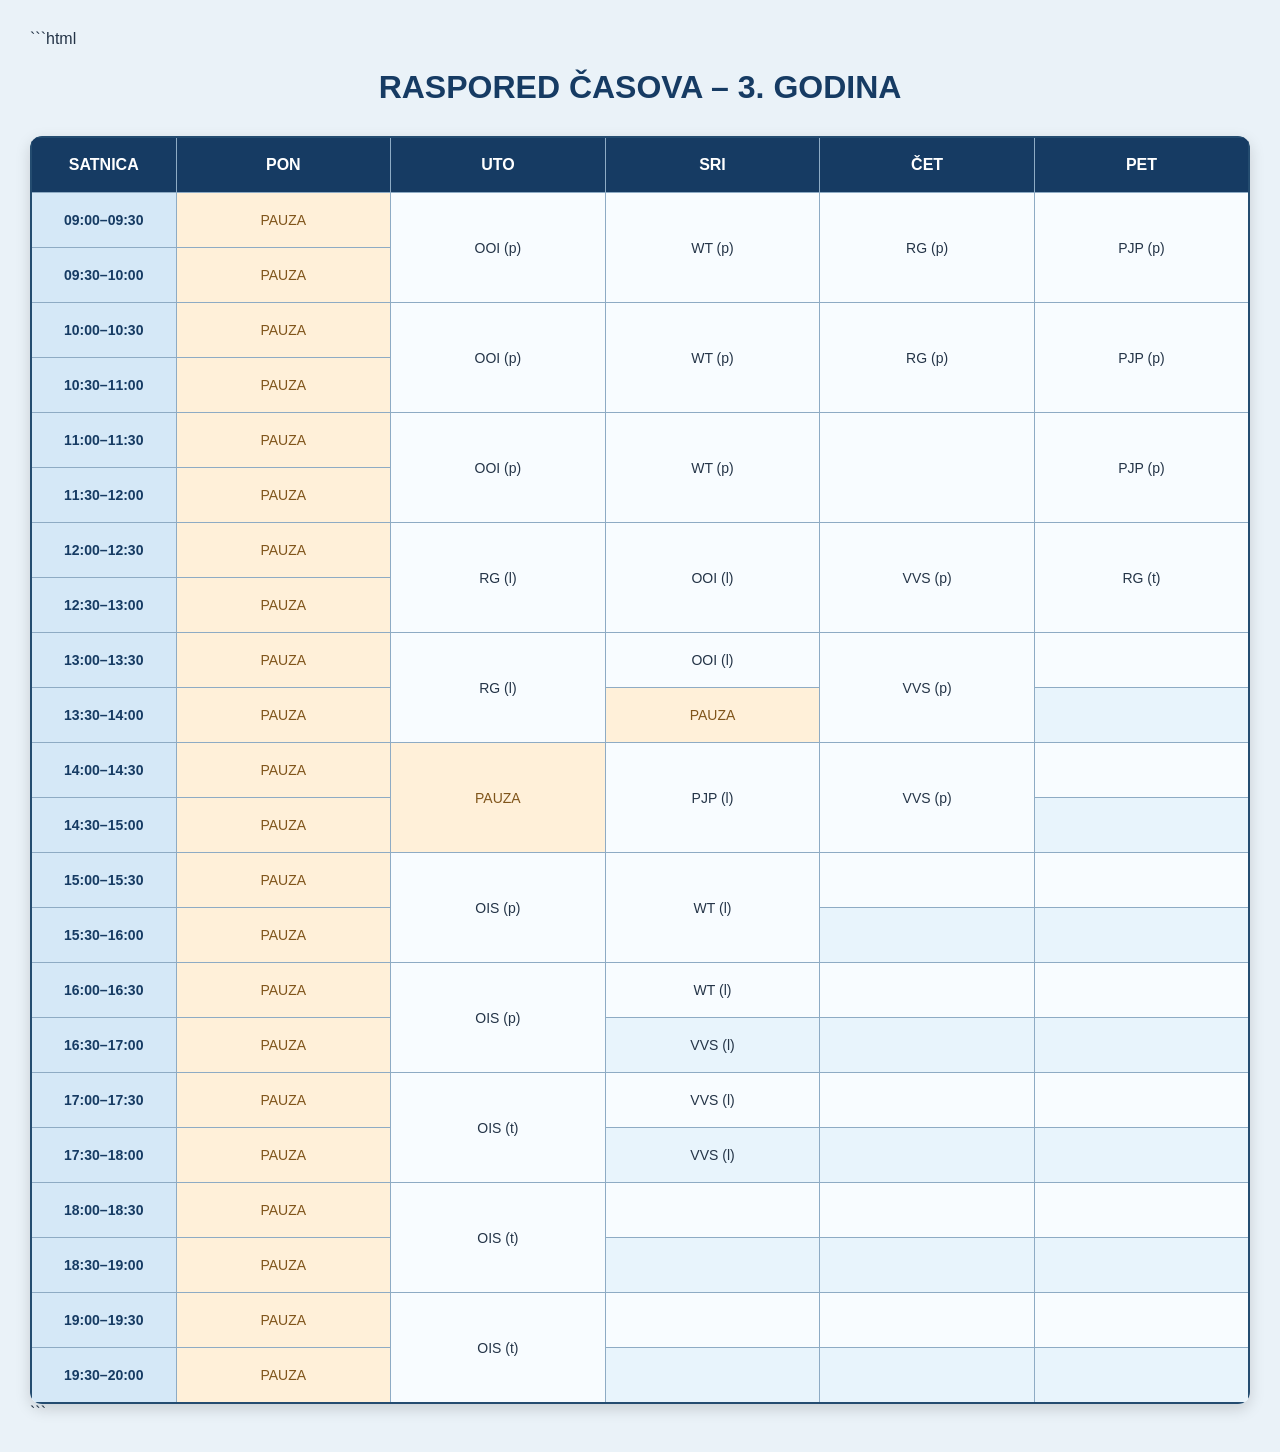
<file: ZD3.html>
```html
<!DOCTYPE html>
<html lang="bs">
<head>
    <meta charset="UTF-8">
    <meta name="viewport" content="width=device-width, initial-scale=1.0">

    <title>RASPORED 3. GODINA</title>

    <style>
        * {
            box-sizing: border-box;
        }

        body {
            margin: 0;
            padding: 30px;
            font-family: Arial, Helvetica, sans-serif;
            background-color: #eaf2f8;
            color: #243447;
        }

        h1 {
            text-align: center;
            color: #163b63;
            margin-bottom: 30px;
        }

        .tabela-container {
            width: 100%;
            overflow-x: auto;
            border-radius: 12px;
            box-shadow: 0 5px 15px rgba(0, 0, 0, 0.15);
        }

        table {
            width: 100%;
            min-width: 750px;
            border-collapse: collapse;
            table-layout: fixed;
            background-color: #f8fcff;
            border: 2px solid #244c70;
        }

        th {
            background-color: #163b63;
            color: white;
            padding: 18px 8px;
            font-size: 16px;
            border: 1px solid #8eabc4;
        }

        td {
            border: 1px solid #8eabc4;
            padding: 14px 8px;
            text-align: center;
            vertical-align: middle;
            font-size: 14px;
            height: 55px;
        }

        /* Kolona sa satnicom */
        th:first-child {
            width: 145px;
        }

        td:first-child {
            background-color: #d5e8f7;
            color: #163b63;
            font-weight: bold;
            white-space: nowrap;
        }

        /* Naizmjenične boje redova */
        tbody tr:nth-child(even) td:not(:first-child) {
            background-color: #e8f4fc;
        }

        /* Predmeti */
        td:not(:first-child) {
            font-weight: 500;
        }

        /* Pauza */
        .pauza {
            background-color: #fff0d9 !important;
            color: #80551b;
            font-weight: bold;
        }

        /* Hover efekat */
        td:hover {
            filter: brightness(0.96);
        }

        @media (max-width: 600px) {
            body {
                padding: 12px;
            }

            h1 {
                font-size: 22px;
            }

            th {
                padding: 12px 5px;
                font-size: 13px;
            }

            td {
                padding: 10px 5px;
                font-size: 12px;
            }
        }
    </style>
</head>

<body>

    <h1>RASPORED ČASOVA – 3. GODINA</h1>

    <main>
        <div class="tabela-container">
            <table>
                <thead>
                    <tr>
                        <th>SATNICA</th>
                        <th>PON</th>
                        <th>UTO</th>
                        <th>SRI</th>
                        <th>ČET</th>
                        <th>PET</th>
                    </tr>
                </thead>

                <tbody>
                    <tr>
                        <td>09:00–09:30</td>
                        <td class="pauza">PAUZA</td>
                        <td rowspan="2">OOI (p)</td>
                        <td rowspan="2">WT (p)</td>
                        <td rowspan="2">RG (p)</td>
                        <td rowspan="2">PJP (p)</td>
                    </tr>

                    <tr>
                        <td>09:30–10:00</td>
                        <td class="pauza">PAUZA</td>
                    </tr>

                    <tr>
                        <td>10:00–10:30</td>
                        <td class="pauza">PAUZA</td>
                        <td rowspan="2">OOI (p)</td>
                        <td rowspan="2">WT (p)</td>
                        <td rowspan="2">RG (p)</td>
                        <td rowspan="2">PJP (p)</td>
                    </tr>

                    <tr>
                        <td>10:30–11:00</td>
                        <td class="pauza">PAUZA</td>
                    </tr>

                    <tr>
                        <td>11:00–11:30</td>
                        <td class="pauza">PAUZA</td>
                        <td rowspan="2">OOI (p)</td>
                        <td rowspan="2">WT (p)</td>
                        <td rowspan="2"></td>
                        <td rowspan="2">PJP (p)</td>
                    </tr>

                    <tr>
                        <td>11:30–12:00</td>
                        <td class="pauza">PAUZA</td>
                    </tr>

                    <tr>
                        <td>12:00–12:30</td>
                        <td class="pauza">PAUZA</td>
                        <td rowspan="2">RG (l)</td>
                        <td rowspan="2">OOI (l)</td>
                        <td rowspan="2">VVS (p)</td>
                        <td rowspan="2">RG (t)</td>
                    </tr>

                    <tr>
                        <td>12:30–13:00</td>
                        <td class="pauza">PAUZA</td>
                    </tr>

                    <tr>
                        <td>13:00–13:30</td>
                        <td class="pauza">PAUZA</td>
                        <td rowspan="2">RG (l)</td>
                        <td>OOI (l)</td>
                        <td rowspan="2">VVS (p)</td>
                        <td></td>
                    </tr>

                    <tr>
                        <td>13:30–14:00</td>
                        <td class="pauza">PAUZA</td>
                        <td class="pauza">PAUZA</td>
                        <td></td>
                    </tr>

                    <tr>
                        <td>14:00–14:30</td>
                        <td class="pauza">PAUZA</td>
                        <td rowspan="2" class="pauza">PAUZA</td>
                        <td rowspan="2">PJP (l)</td>
                        <td rowspan="2">VVS (p)</td>
                        <td></td>
                    </tr>

                    <tr>
                        <td>14:30–15:00</td>
                        <td class="pauza">PAUZA</td>
                        <td></td>
                    </tr>

                    <tr>
                        <td>15:00–15:30</td>
                        <td class="pauza">PAUZA</td>
                        <td rowspan="2">OIS (p)</td>
                        <td rowspan="2">WT (l)</td>
                        <td></td>
                        <td></td>
                    </tr>

                    <tr>
                        <td>15:30–16:00</td>
                        <td class="pauza">PAUZA</td>
                        <td></td>
                        <td></td>
                    </tr>

                    <tr>
                        <td>16:00–16:30</td>
                        <td class="pauza">PAUZA</td>
                        <td rowspan="2">OIS (p)</td>
                        <td>WT (l)</td>
                        <td></td>
                        <td></td>
                    </tr>

                    <tr>
                        <td>16:30–17:00</td>
                        <td class="pauza">PAUZA</td>
                        <td>VVS (l)</td>
                        <td></td>
                        <td></td>
                    </tr>

                    <tr>
                        <td>17:00–17:30</td>
                        <td class="pauza">PAUZA</td>
                        <td rowspan="2">OIS (t)</td>
                        <td>VVS (l)</td>
                        <td></td>
                        <td></td>
                    </tr>

                    <tr>
                        <td>17:30–18:00</td>
                        <td class="pauza">PAUZA</td>
                        <td>VVS (l)</td>
                        <td></td>
                        <td></td>
                    </tr>

                    <tr>
                        <td>18:00–18:30</td>
                        <td class="pauza">PAUZA</td>
                        <td rowspan="2">OIS (t)</td>
                        <td></td>
                        <td></td>
                        <td></td>
                    </tr>

                    <tr>
                        <td>18:30–19:00</td>
                        <td class="pauza">PAUZA</td>
                        <td></td>
                        <td></td>
                        <td></td>
                    </tr>

                    <tr>
                        <td>19:00–19:30</td>
                        <td class="pauza">PAUZA</td>
                        <td rowspan="2">OIS (t)</td>
                        <td></td>
                        <td></td>
                        <td></td>
                    </tr>

                    <tr>
                        <td>19:30–20:00</td>
                        <td class="pauza">PAUZA</td>
                        <td></td>
                        <td></td>
                        <td></td>
                    </tr>
                </tbody>
            </table>
        </div>
    </main>

</body>
</html>
```
</file>
<file: Zadatak1_Lista/style.css>
/* Osnovni izgled stranice */
* {
    box-sizing: border-box;
}

body {
    font-family: Arial, sans-serif;
    background-color: #f1f5f9;
    margin: 0;
    padding: 40px 20px;
}

/* Glavni kontejner */
.container {
    max-width: 600px;
    margin: 0 auto;
    background-color: white;
    padding: 30px;
    border-radius: 12px;
    box-shadow: 0 4px 15px rgba(0, 0, 0, 0.1);
}

/* Naslov */
h1 {
    text-align: center;
    color: #1e293b;
    margin-bottom: 10px;
}

/* Opis */
.opis {
    text-align: center;
    color: #64748b;
    margin-bottom: 25px;
}

/* Statistika */
.statistika {
    background-color: #e0f2fe;
    padding: 15px;
    border-radius: 8px;
    text-align: center;
    margin-bottom: 20px;
    font-weight: bold;
    color: #0369a1;
}

/* Lista */
ul {
    list-style: none;
    padding: 0;
    margin: 0;
}

/* Pojedinačna stavka */
.stavka {
    display: flex;
    justify-content: space-between;
    align-items: center;
    gap: 10px;
    padding: 15px;
    margin-bottom: 12px;
    background-color: #f8fafc;
    border: 1px solid #e2e8f0;
    border-radius: 8px;
    transition: 0.2s;
}

/* Završena stavka */
.stavka.zavrseno {
    background-color: #dcfce7;
    border-color: #86efac;
}

/* Tekst završene stavke */
.stavka.zavrseno span {
    color: #15803d;
    text-decoration: line-through;
}

/* Dugmad za promjenu stanja */
.dugme {
    background-color: #2563eb;
    color: white;
    border: none;
    padding: 9px 13px;
    border-radius: 6px;
    cursor: pointer;
    min-width: 100px;
}

.dugme:hover {
    background-color: #1d4ed8;
}

/* Dugme završene stavke */
.stavka.zavrseno .dugme {
    background-color: #16a34a;
}

.stavka.zavrseno .dugme:hover {
    background-color: #15803d;
}

/* Reset dugme */
#reset {
    width: 100%;
    padding: 13px;
    margin-top: 15px;
    background-color: #dc2626;
    color: white;
    border: none;
    border-radius: 7px;
    font-size: 15px;
    cursor: pointer;
}

#reset:hover {
    background-color: #b91c1c;
}

@media (max-width: 480px) {

    .container {
        padding: 20px;
    }

    .stavka {
        flex-direction: column;
        align-items: stretch;
    }

    .dugme {
        width: 100%;
    }
}
</file>
<file: Zadatak2_Obavijest/style.css>
* { box-sizing: border-box; }
body {
    margin: 0;
    padding: 35px 16px;
    font-family: Arial, sans-serif;
    background: #f1f5f9;
    color: #1e293b;
}
.container { max-width: 850px; margin: auto; }
h1 { text-align: center; margin-bottom: 25px; }
.panel {
    background: white;
    padding: 24px;
    margin-bottom: 20px;
    border-radius: 12px;
    box-shadow: 0 3px 12px rgba(0,0,0,.07);
}
h2 { margin-top: 0; }
form { display: flex; flex-direction: column; gap: 9px; }
input[type="text"], textarea {
    width: 100%;
    padding: 11px;
    border: 1px solid #cbd5e1;
    border-radius: 7px;
    font: inherit;
}
textarea { resize: vertical; }
.label { margin: 8px 0 0; font-weight: bold; }
.radio-label { display: flex; align-items: center; gap: 8px; }
.actions { display: flex; gap: 10px; flex-wrap: wrap; margin-top: 8px; }
button {
    border: 0;
    border-radius: 7px;
    padding: 11px 16px;
    color: white;
    background: #2563eb;
    cursor: pointer;
}
button:hover { filter: brightness(.92); }
button.secondary { background: #64748b; }
.greska { color: #dc2626; min-height: 18px; margin: 2px 0; }
.preview {
    border-left: 5px solid #64748b;
    background: #f8fafc;
    padding: 18px;
    border-radius: 8px;
    min-height: 130px;
}
.preview.vazno { border-left-color: #dc2626; background: #fef2f2; }
.preview.informativno { border-left-color: #0284c7; background: #f0f9ff; }
.category {
    display: inline-block;
    padding: 5px 9px;
    border-radius: 20px;
    background: #e2e8f0;
    font-size: 12px;
    font-weight: bold;
}
@media (max-width: 500px) {
    .panel { padding: 17px; }
    .actions button { width: 100%; }
}
</file>
<file: Zadatak3_Evidencija/style.css>
* { box-sizing: border-box; }

body {
    margin: 0;
    padding: 35px 16px;
    font-family: Arial, sans-serif;
    background: #f1f5f9;
    color: #1e293b;
}

.container { max-width: 760px; margin: auto; }
h1 { text-align: center; }

.panel {
    background: white;
    padding: 24px;
    margin: 20px 0;
    border-radius: 12px;
    box-shadow: 0 3px 12px rgba(0,0,0,.07);
}

form { display: flex; flex-direction: column; gap: 9px; }

input {
    padding: 11px;
    border: 1px solid #cbd5e1;
    border-radius: 7px;
    font: inherit;
}

button {
    padding: 11px 15px;
    border: 0;
    border-radius: 7px;
    background: #2563eb;
    color: white;
    cursor: pointer;
}

button:hover { background: #1d4ed8; }
.greska { color: #dc2626; min-height: 18px; margin: 0; }

.summary {
    display: flex;
    justify-content: space-between;
    align-items: center;
    gap: 12px;
    flex-wrap: wrap;
}

.summary h2 { margin-top: 0; }
#brojStavki { color: #0369a1; font-weight: bold; }
.table-wrapper { overflow-x: auto; }

table {
    width: 100%;
    border-collapse: collapse;
    margin-top: 10px;
}

th, td {
    padding: 13px;
    border: 1px solid #cbd5e1;
    text-align: left;
}

thead { background: #e2e8f0; }
#redZbira { background: #dcfce7; }
#redZbira th { font-weight: bold; }

@media (max-width: 500px) {
    .panel { padding: 17px; }
}

#redZbira {
    background: #dcfce7;
}

#redProsjeka {
    background: #dbeafe;
}

#redMax {
    background: #fef3c7;
}

#redZbira th,
#redProsjeka th,
#redMax th {
    font-weight: bold;
}
</file>
<file: Zadatak4_StabloPredmeta/style.css>
* { box-sizing: border-box; }
body {
    margin: 0;
    padding: 40px 16px;
    font-family: Arial, sans-serif;
    background: #f1f5f9;
    color: #1e293b;
}
.container {
    max-width: 650px;
    margin: auto;
    background: white;
    padding: 30px;
    border-radius: 12px;
    box-shadow: 0 3px 12px rgba(0,0,0,.08);
}
h1 { text-align: center; }
.opis { text-align: center; color: #64748b; margin-bottom: 28px; }
.tree { max-width: 520px; margin: auto; }
.year { margin: 12px 0; }
.toggle {
    display: flex;
    align-items: center;
    gap: 12px;
    width: 100%;
    padding: 13px;
    text-align: left;
    font-size: 17px;
    font-weight: bold;
    color: #1e3a8a;
    background: #dbeafe;
    border: 1px solid #bfdbfe;
    border-radius: 8px;
    cursor: pointer;
}
.toggle:hover { background: #bfdbfe; }
.sign {
    display: inline-flex;
    width: 22px;
    height: 22px;
    align-items: center;
    justify-content: center;
    background: white;
    border-radius: 4px;
}
.subjects {
    display: none;
    margin: 8px 0 15px 35px;
    padding-left: 18px;
    border-left: 2px solid #93c5fd;
}
.subject { padding: 9px 12px; margin: 5px 0; background: #f8fafc; border-radius: 6px; }
.subject::before { content: "− "; color: #2563eb; font-weight: bold; }
</file>
<file: Zadatak5_Kugla/style.css>
* { box-sizing: border-box; }
body {
    margin: 0;
    padding: 40px 16px;
    font-family: Arial, sans-serif;
    background: #f1f5f9;
    color: #1e293b;
}
.container {
    max-width: 460px;
    margin: auto;
    padding: 30px;
    background: white;
    border-radius: 12px;
    box-shadow: 0 3px 12px rgba(0,0,0,.08);
}
h1 { text-align: center; }
.opis { color: #64748b; text-align: center; margin-bottom: 25px; }
form { display: flex; flex-direction: column; gap: 10px; }
label { font-weight: bold; }
input {
    width: 100%;
    padding: 12px;
    border: 1px solid #cbd5e1;
    border-radius: 7px;
    font: inherit;
}
input[readonly] { background: #f1f5f9; }
.actions { display: flex; gap: 10px; margin-top: 5px; }
button {
    flex: 1;
    padding: 12px;
    border: 0;
    border-radius: 7px;
    color: white;
    background: #2563eb;
    cursor: pointer;
}
button:hover { filter: brightness(.92); }
button.secondary { background: #64748b; }
.greska { min-height: 18px; margin: 0; color: #dc2626; }
.formula { text-align: center; color: #475569; margin-top: 22px; font-size: 18px; }
</file>
<file: stil1.css>
* {
    margin: 0;
    padding: 0;
    box-sizing: border-box;
}

body {
    font-family: Arial, sans-serif;
    background-color: #eef1f5;
    color: #263238;
}

header {
    background-color: #172b4d;
    color: white;
    text-align: center;
    padding: 30px;
}

header h1 {
    margin-bottom: 10px;
    letter-spacing: 2px;
}

main {
    width: 85%;
    max-width: 1000px;
    margin: 30px auto;
}

.slika {
    position: relative;
    height: 300px;
    overflow: hidden;
    border-radius: 12px;
}

.slika img {
    width: 100%;
    height: 100%;
    object-fit: cover;
}

.tekst-na-slici {
    position: absolute;
    bottom: 0;
    left: 0;
    width: 100%;
    padding: 30px;
    color: white;
    background: linear-gradient(
        transparent,
        rgba(0, 0, 0, 0.85)
    );
}

.tekst-na-slici h2 {
    font-size: 30px;
    margin-bottom: 10px;
}

.provjera {
    background-color: white;
    margin-top: 25px;
    padding: 30px;
    border-radius: 12px;
    text-align: center;
    box-shadow: 0 3px 12px rgba(0, 0, 0, 0.1);
}

.provjera h2 {
    margin-bottom: 15px;
    color: #172b4d;
}

.provjera p {
    margin-bottom: 20px;
}

label {
    display: block;
    margin-bottom: 10px;
    font-weight: bold;
}

input {
    width: 80%;
    max-width: 350px;
    padding: 12px;
    border: 1px solid #b0bec5;
    border-radius: 6px;
    font-size: 16px;
}

input:focus {
    outline: none;
    border-color: #1976d2;
}

button {
    display: block;
    margin: 20px auto;
    padding: 13px 30px;
    background-color: #d32f2f;
    color: white;
    border: none;
    border-radius: 6px;
    font-size: 16px;
    cursor: pointer;
}

button:hover {
    background-color: #a91f1f;
}

#rezultat {
    margin-top: 20px;
    padding: 20px;
    background-color: #eceff1;
    border-radius: 8px;
    line-height: 1.8;
    min-height: 70px;
}

#rezultat h3 {
    color: #172b4d;
    margin-bottom: 10px;
}

.greska {
    color: #d32f2f;
    font-weight: bold;
}

footer {
    background-color: #172b4d;
    color: white;
    text-align: center;
    padding: 20px;
    margin-top: 40px;
}

@media (max-width: 600px) {
    main {
        width: 95%;
    }

    .slika {
        height: 220px;
    }

    .tekst-na-slici h2 {
        font-size: 22px;
    }

    .provjera {
        padding: 20px;
    }
}
</file>
<file: stil2.css>
#zaglavlje{
    background-color: rgb(196, 39, 39);
    margin: 0;
    padding: 20px;
}
#naslov{
    font-family: Arial, Helvetica, sans-serif;
    font-size: 42pt;
    text-align: center;
    color :#feecef;
}

#zaglavlje h2{
    color: #feecef;
    text-align: center;
}

#meni{
    background-color: #feecef;
}

#meni ul {
    list-style-type: circle;
    padding: 10px;
    margin: 0;
    display: flex;
}

#meni li{
    flex: 1;
    text-align: center;
    display: inline;
}

.link {
    display: inline-block;
    padding: 12px;
    color: rgb(86, 86, 192);
    text-align: center;
}

.link:hover{
    color:red;
}

#glavni{
    background-color: #feecef;
}

.blok{
    padding: 20px;
    margin-bottom: 20px;
    background-color: rgb(172, 172, 84);
    border: 1px solid #ccc;
    border-radius: 8px;
}

.podnaslov{
    color: #c8102e;
}

#podnozje{
    padding: 15px;
    background-color: #c8102e;
    color: white;
    text-align: center;
}
</file>
<file: stil3.css>
body {
    font-family: sans-serif;
}

h1 {
    text-align: center;
}

table {
    border-collapse: collapse;
    margin: 30px auto;
}

td {
    border: 1px solid black;
    width: 40px;
    height: 40px;
    text-align: center;
    font-size: 18px;
}

/* Zaglavlja redova i kolona */
.zaglavlje {
    background-color: #CCCCCC;
    font-weight: bold;
}

/* Svaki drugi red */
.zuti-red {
    background-color: #FFF2CC;
}
</file>
<file: stil4.css>
.unos_pod{
    width: 30%;
    float: left;
    margin-left: 10px;
    margin-bottom: 30px;
    border: 2px solid black;
    padding : 5px 10px 10px 15px;
}

.unos_pod h2{
    margin-top: 5px;
}

#opcije{
    display: inline;
}
</file>
<file: stil5.css>
body{
    background-color: rgb(226, 226, 14);
}

p {
   text-align: center;
   margin: 5px;
}

table{
    width: 100%;
    border-collapse: collapse;
}

th{
    background-color: gray;
    color: black;
}

tr{
    background-color:  rgb(226, 226, 14);
}

td{
    text-align: center;
    border: 3px solid gray;
    padding: 10px;
}
</file>
